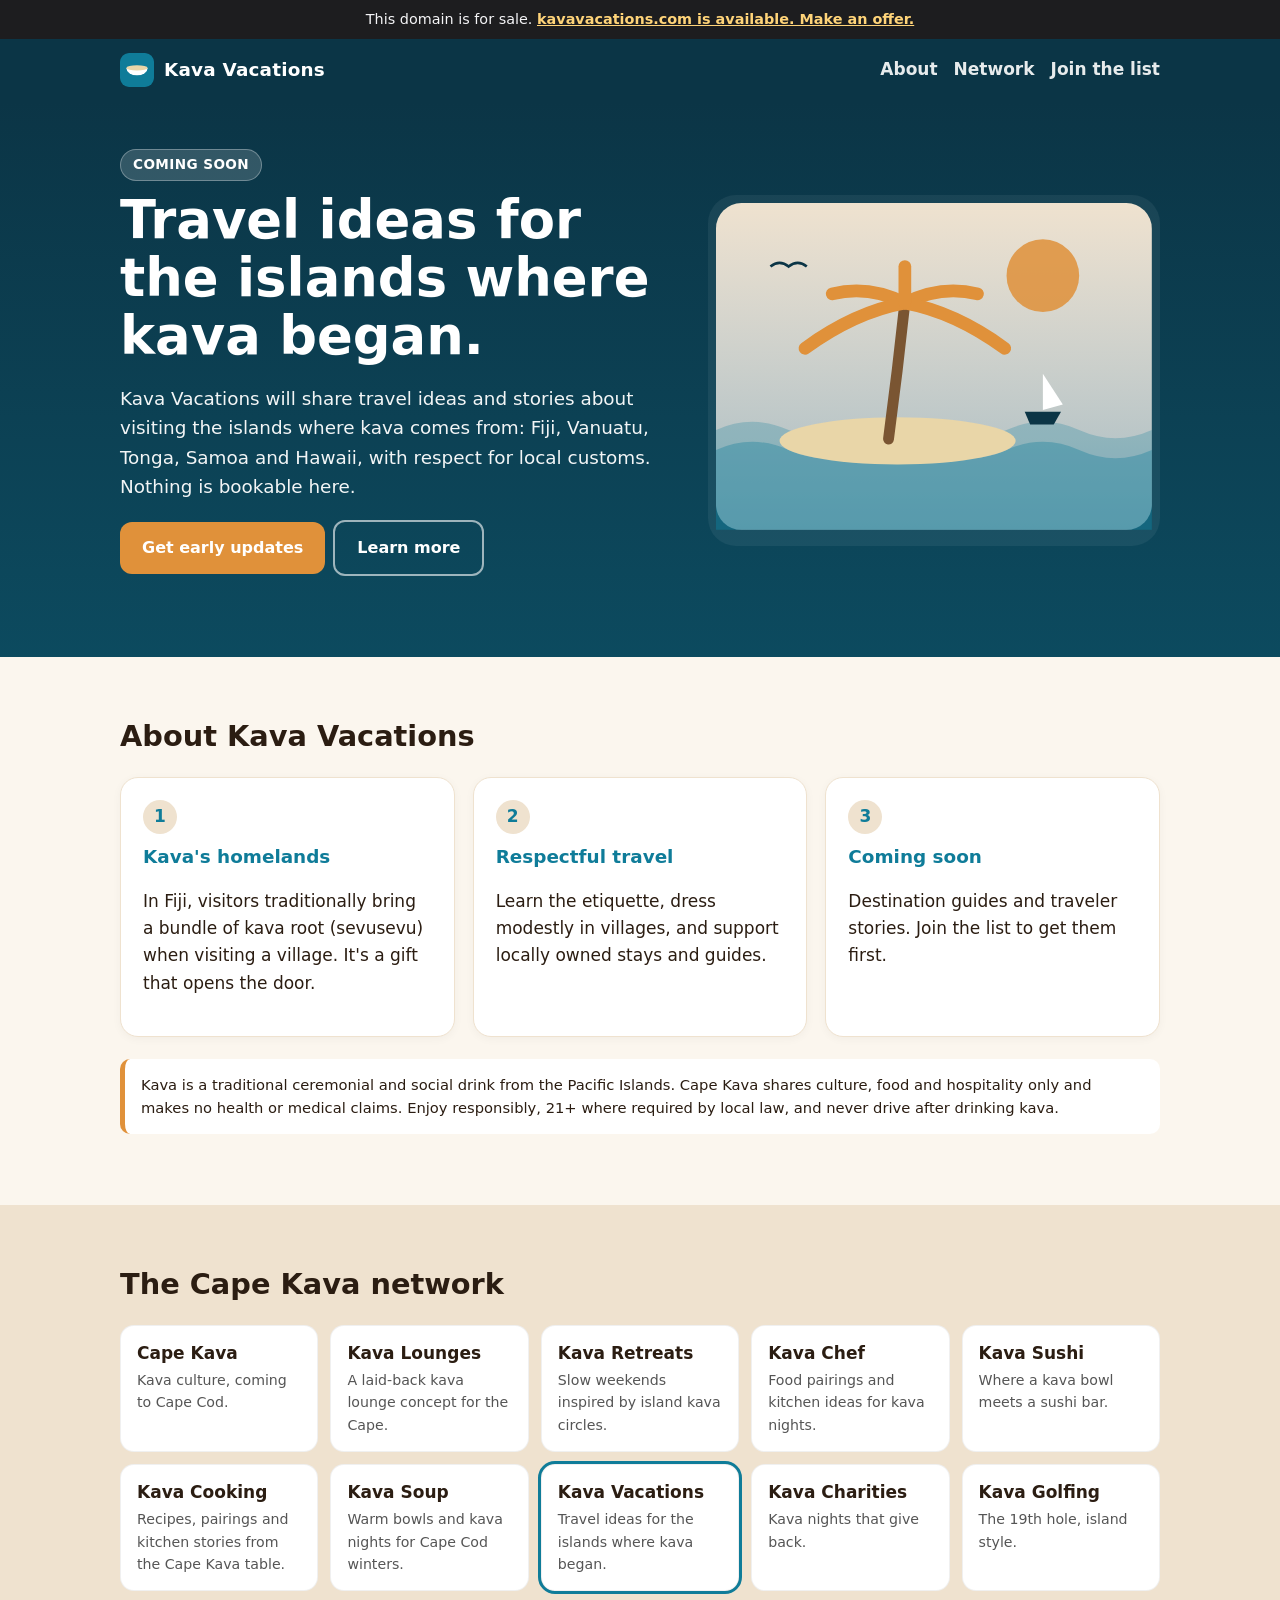
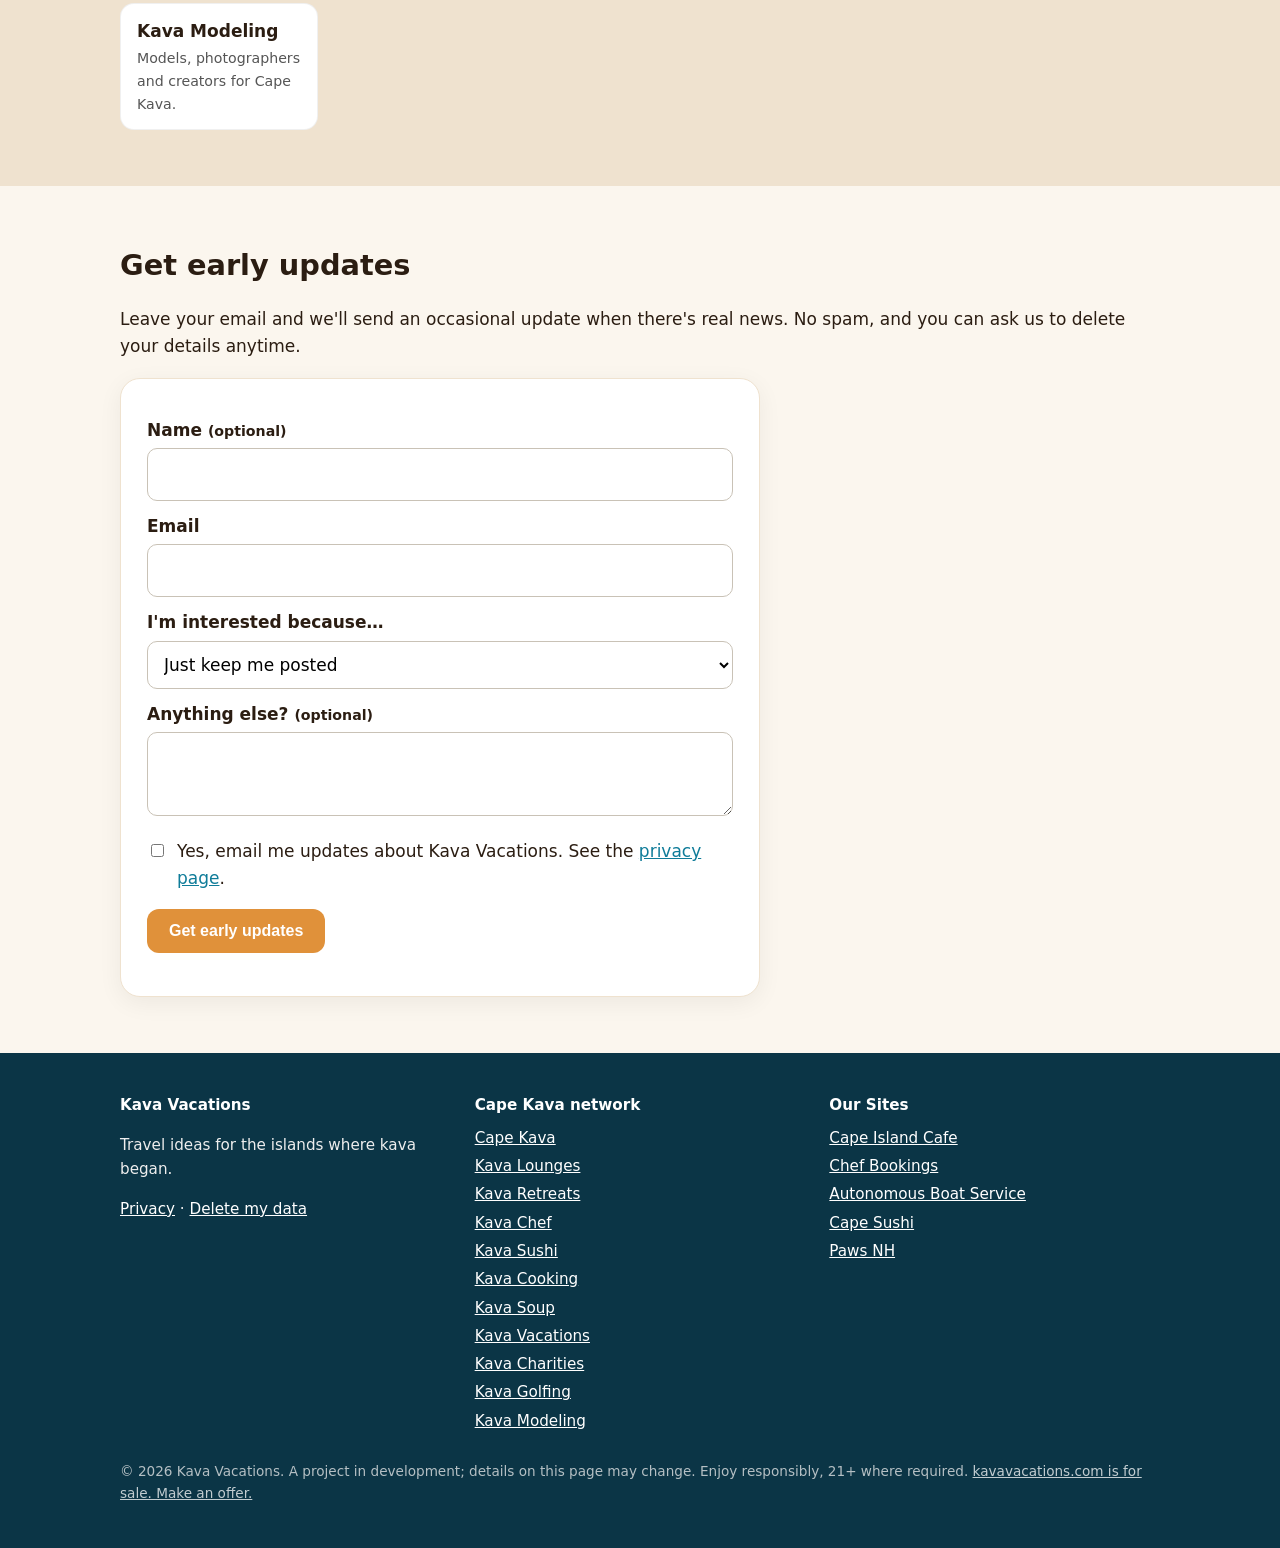
<file: index.html>
<!doctype html>
<html lang="en">
<head>
<meta charset="utf-8">
<meta name="viewport" content="width=device-width,initial-scale=1">
<title>Kava Vacations: Travel ideas for the islands where kava began.</title>
<meta name="description" content="Travel ideas for the islands where kava began. Kava Vacations will share travel ideas and stories about visiting the islands where kava comes from: Fiji, Vanuatu, Tonga, Samoa and Hawaii, with respect for local customs.">
<link rel="canonical" href="https://platinum00001.github.io/kavavacations.com/">
<meta name="theme-color" content="#0b3546">
<meta property="og:type" content="website">
<meta property="og:site_name" content="Kava Vacations">
<meta property="og:title" content="Kava Vacations: Travel ideas for the islands where kava began.">
<meta property="og:description" content="Travel ideas for the islands where kava began. Kava Vacations will share travel ideas and stories about visiting the islands where kava comes from: Fiji, Vanuatu, Tonga, Samoa and Hawaii, with respect for local customs.">
<meta property="og:url" content="https://platinum00001.github.io/kavavacations.com/">
<meta property="og:image" content="https://platinum00001.github.io/kavavacations.com/og.png">
<meta property="og:image:width" content="1200"><meta property="og:image:height" content="630">
<meta name="twitter:card" content="summary_large_image">
<meta name="twitter:title" content="Kava Vacations: Travel ideas for the islands where kava began.">
<meta name="twitter:description" content="Travel ideas for the islands where kava began. Kava Vacations will share travel ideas and stories about visiting the islands where kava comes from: Fiji, Vanuatu, Tonga, Samoa and Hawaii, with respect for local customs.">
<meta name="twitter:image" content="https://platinum00001.github.io/kavavacations.com/og.png">
<link rel="icon" href="favicon.svg" type="image/svg+xml">
<link rel="icon" href="favicon-32.png" sizes="32x32" type="image/png">
<link rel="apple-touch-icon" href="apple-touch-icon.png">
<link rel="manifest" href="site.webmanifest">
<link rel="stylesheet" href="css/style.css">
</head>
<body>
<div class="forsale" style="background:#1d1d1f;color:#f5f5f7;text-align:center;font-size:.9rem;padding:8px 12px">This domain is for sale. <a href="https://www.afternic.com/domain/kavavacations.com" target="_blank" rel="noopener" style="color:#ffd479;font-weight:600">kavavacations.com is available. Make an offer.</a></div>
<header class="top"><div class="wrap">
<a class="brand" href="./"><img src="favicon.svg" alt="" width="34" height="34">Kava Vacations</a>
<nav><a href="./#about" class="opt">About</a><a href="./#network" class="opt">Network</a><a href="./#join">Join the list</a></nav>
</div></header>
<main>
<section class="hero"><div class="wrap">
<div><span class="badge">Coming soon</span><h1>Travel ideas for the islands where kava began.</h1><p class="lead">Kava Vacations will share travel ideas and stories about visiting the islands where kava comes from: Fiji, Vanuatu, Tonga, Samoa and Hawaii, with respect for local customs. Nothing is bookable here.</p>
<p><a class="btn" href="#join">Get early updates</a><a class="btn ghost" href="#about">Learn more</a></p></div>
<div class="art"><svg viewBox="0 0 480 360" xmlns="http://www.w3.org/2000/svg" role="img" aria-hidden="true"><defs><linearGradient id="sky" x1="0" y1="0" x2="0" y2="1"><stop offset="0" stop-color="#efe2cf"/><stop offset="1" stop-color="#ffffff" stop-opacity="0.6"/></linearGradient></defs><rect width="480" height="360" rx="28" fill="url(#sky)"/><circle cx="360" cy="80" r="40" fill="#e0913a" opacity=".85"/><path d="M0 250 q40 -18 80 0 t80 0 t80 0 t80 0 t80 0 t80 0 v110 h-480z" fill="#0f7c99" opacity=".25"/><path d="M0 272 q40 -18 80 0 t80 0 t80 0 t80 0 t80 0 t80 0 v88 h-480z" fill="#0f7c99" opacity=".35"/><ellipse cx="200" cy="262" rx="130" ry="26" fill="#e9d6a8"/><path d="M190 260 q10 -75.0 18 -150" stroke="#7a5532" stroke-width="12" fill="none" stroke-linecap="round"/><path d="M208 110 q-40 -20 -80 -10" stroke="#e0913a" stroke-width="14" fill="none" stroke-linecap="round"/><path d="M208 110 q40 -20 80 -10" stroke="#e0913a" stroke-width="14" fill="none" stroke-linecap="round"/><path d="M208 110 q-55 10 -110 50" stroke="#e0913a" stroke-width="14" fill="none" stroke-linecap="round"/><path d="M208 110 q55 10 110 50" stroke="#e0913a" stroke-width="14" fill="none" stroke-linecap="round"/><path d="M208 110 q0 -35 0 -40" stroke="#e0913a" stroke-width="14" fill="none" stroke-linecap="round"/><path d="M340 230 l40 0 l-8 14 h-26z" fill="#0b3546"/><path d="M360 228 v-40 l22 34z" fill="#fff"/><path d="M60 70 q10 -8 20 0 q10 -8 20 0" stroke="#0b3546" stroke-width="3" fill="none"/></svg></div>
</div></section>
<section id="about"><div class="wrap"><h2>About Kava Vacations</h2><div class="cards"><div class="card"><span class="n">1</span><h3>Kava&#x27;s homelands</h3><p>In Fiji, visitors traditionally bring a bundle of kava root (sevusevu) when visiting a village. It&#x27;s a gift that opens the door.</p></div><div class="card"><span class="n">2</span><h3>Respectful travel</h3><p>Learn the etiquette, dress modestly in villages, and support locally owned stays and guides.</p></div><div class="card"><span class="n">3</span><h3>Coming soon</h3><p>Destination guides and traveler stories. Join the list to get them first.</p></div></div><p class="note">Kava is a traditional ceremonial and social drink from the Pacific Islands. Cape Kava shares culture, food and hospitality only and makes no health or medical claims. Enjoy responsibly, 21+ where required by local law, and never drive after drinking kava.</p></div></section>
<section class="band" id="network"><div class="wrap"><h2>The Cape Kava network</h2><div class="net"><a href="https://platinum00001.github.io/kapekava.com/">Cape Kava<small>Kava culture, coming to Cape Cod.</small></a><a href="https://platinum00001.github.io/kavalounges.com/">Kava Lounges<small>A laid-back kava lounge concept for the Cape.</small></a><a href="https://platinum00001.github.io/kavaretreats.com/">Kava Retreats<small>Slow weekends inspired by island kava circles.</small></a><a href="https://platinum00001.github.io/kavachef.com/">Kava Chef<small>Food pairings and kitchen ideas for kava nights.</small></a><a href="https://platinum00001.github.io/kavasushi.com/">Kava Sushi<small>Where a kava bowl meets a sushi bar.</small></a><a href="https://platinum00001.github.io/kavacooking.com/">Kava Cooking<small>Recipes, pairings and kitchen stories from the Cape Kava table.</small></a><a href="https://platinum00001.github.io/kavasoup.com/">Kava Soup<small>Warm bowls and kava nights for Cape Cod winters.</small></a><a href="https://platinum00001.github.io/kavavacations.com/" class="here" aria-current="page">Kava Vacations<small>Travel ideas for the islands where kava began.</small></a><a href="https://platinum00001.github.io/kavacharities.com/">Kava Charities<small>Kava nights that give back.</small></a><a href="https://platinum00001.github.io/kavagolfing.com/">Kava Golfing<small>The 19th hole, island style.</small></a><a href="https://platinum00001.github.io/kavamodeling.com/">Kava Modeling<small>Models, photographers and creators for Cape Kava.</small></a></div></div></section>
<section id="join"><div class="wrap"><h2>Get early updates</h2>
<p>Leave your email and we'll send an occasional update when there's real news. No spam, and you can ask us to delete your details anytime.</p>
<form class="signup" id="signup" novalidate>
<label for="f-name">Name <small>(optional)</small></label><input id="f-name" name="name" type="text" maxlength="120" autocomplete="name">
<label for="f-email">Email</label><input id="f-email" name="email" type="email" maxlength="200" required autocomplete="email">
<label for="f-interest">I'm interested because…</label><select id="f-interest" name="interest"><option>Just keep me posted</option><option>Send me destination guides</option><option>I&#x27;d join a group trip someday</option><option>I&#x27;ve traveled there and want to share</option></select>
<label for="f-note">Anything else? <small>(optional)</small></label><textarea id="f-note" name="note" maxlength="600"></textarea>
<div class="hp" aria-hidden="true"><label for="f-web">Website</label><input id="f-web" name="website_url" type="text" tabindex="-1" autocomplete="off"></div>
<label class="check"><input type="checkbox" name="consent" required> <span>Yes, email me updates about Kava Vacations. See the <a href="privacy.html">privacy page</a>.</span></label>
<p><button class="btn" type="submit">Get early updates</button></p>
<div class="msg" id="signup-msg" role="status" aria-live="polite"></div>
</form></div></section>
</main>
<footer><div class="wrap">
<div class="cols">
<div><h4>Kava Vacations</h4><p>Travel ideas for the islands where kava began.</p><p><a href="privacy.html">Privacy</a> · <a href="privacy.html#data-deletion">Delete my data</a></p></div>
<div><h4>Cape Kava network</h4><ul><li><a href="https://platinum00001.github.io/kapekava.com/">Cape Kava</a></li><li><a href="https://platinum00001.github.io/kavalounges.com/">Kava Lounges</a></li><li><a href="https://platinum00001.github.io/kavaretreats.com/">Kava Retreats</a></li><li><a href="https://platinum00001.github.io/kavachef.com/">Kava Chef</a></li><li><a href="https://platinum00001.github.io/kavasushi.com/">Kava Sushi</a></li><li><a href="https://platinum00001.github.io/kavacooking.com/">Kava Cooking</a></li><li><a href="https://platinum00001.github.io/kavasoup.com/">Kava Soup</a></li><li><a href="https://platinum00001.github.io/kavavacations.com/">Kava Vacations</a></li><li><a href="https://platinum00001.github.io/kavacharities.com/">Kava Charities</a></li><li><a href="https://platinum00001.github.io/kavagolfing.com/">Kava Golfing</a></li><li><a href="https://platinum00001.github.io/kavamodeling.com/">Kava Modeling</a></li></ul></div><div><h4>Our Sites</h4><ul><li><a href="https://capeislandcafe.com/">Cape Island Cafe</a></li><li><a href="https://chefbookings.org/">Chef Bookings</a></li><li><a href="https://platinum00001.github.io/autonomousboatservice.com/">Autonomous Boat Service</a></li><li><a href="https://platinum00001.github.io/capesushi.com/">Cape Sushi</a></li><li><a href="https://platinum00001.github.io/pawsnh.com/">Paws NH</a></li></ul></div>
</div>
<p class="fine">© 2026 Kava Vacations. A project in development; details on this page may change. Enjoy responsibly, 21+ where required. <a href="https://www.afternic.com/domain/kavavacations.com" target="_blank" rel="noopener">kavavacations.com is for sale. Make an offer.</a></p>
</div></footer>
<script type="application/ld+json">{"@context": "https://schema.org", "@type": "WebSite", "name": "Kava Vacations", "url": "https://platinum00001.github.io/kavavacations.com/", "description": "Travel ideas for the islands where kava began."}</script>
<script src="config.js"></script><script src="js/form.js"></script>
</body></html>
</file>
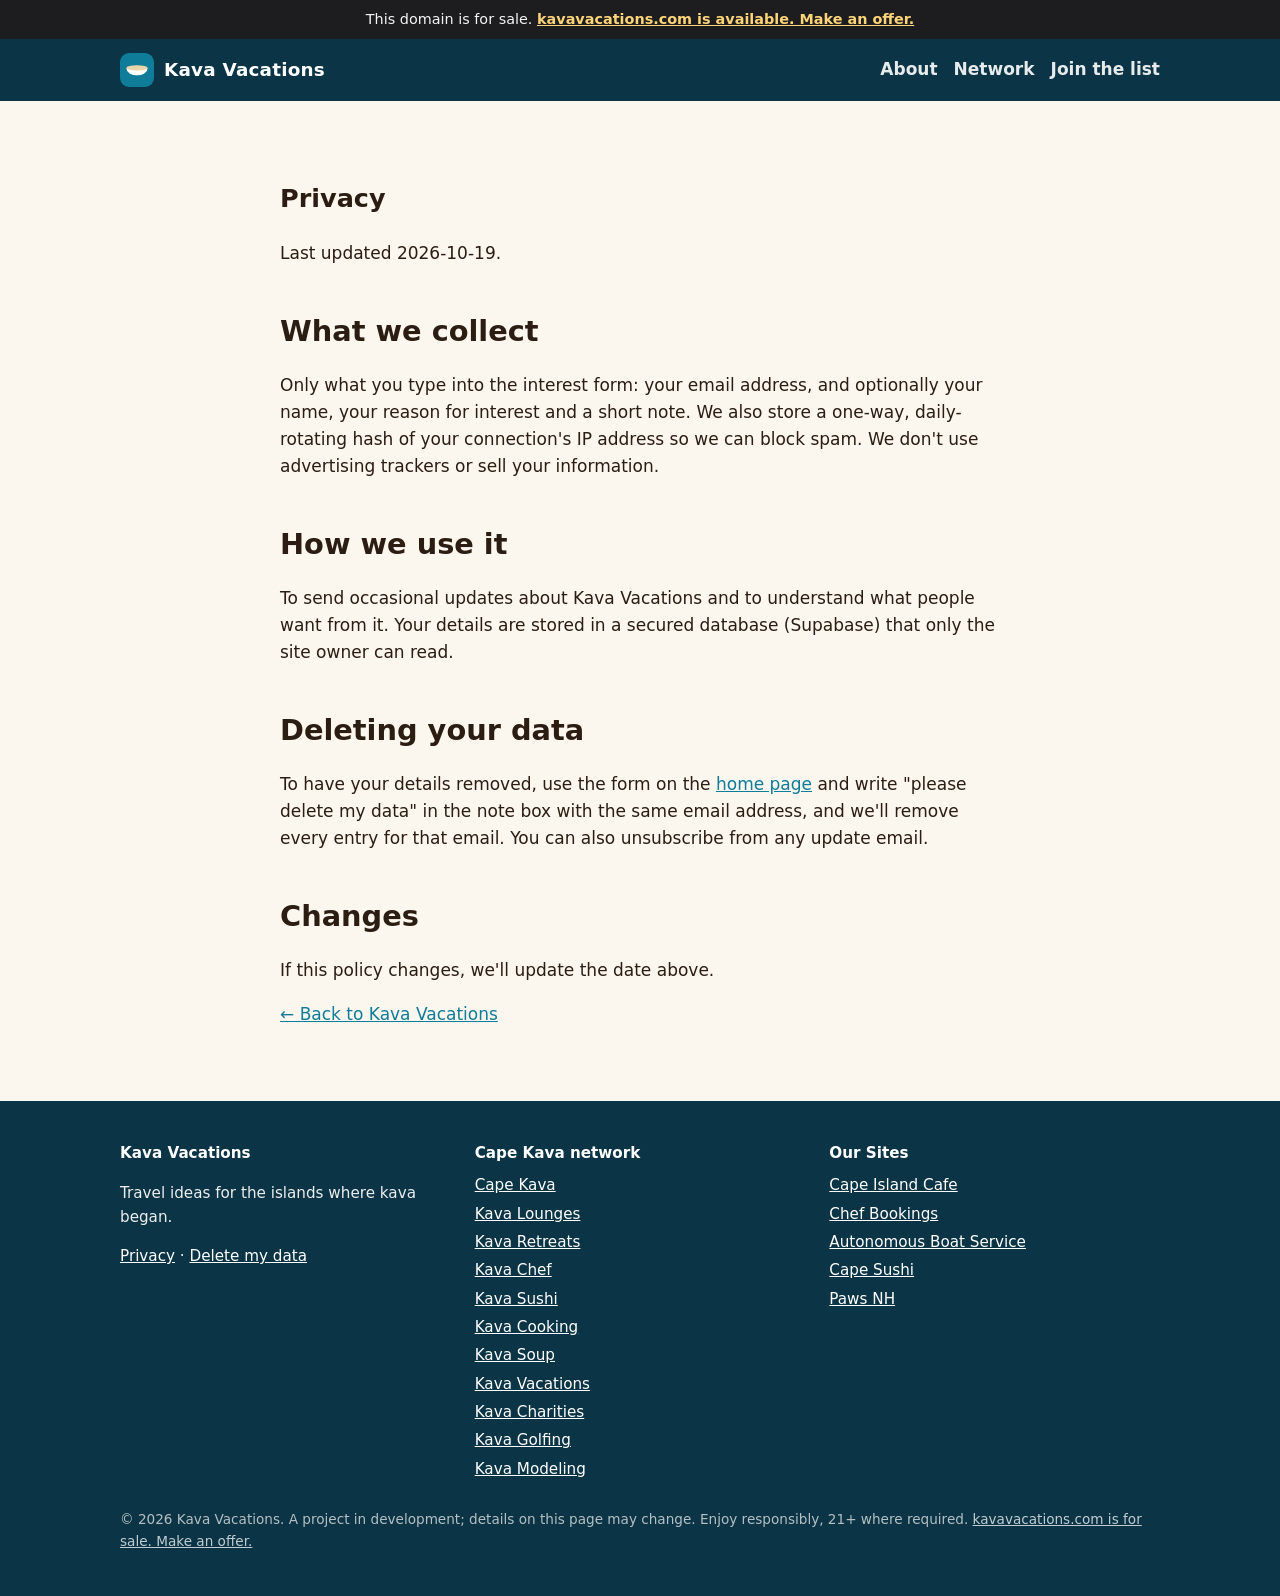
<file: privacy.html>
<!doctype html>
<html lang="en">
<head>
<meta charset="utf-8">
<meta name="viewport" content="width=device-width,initial-scale=1">
<title>Privacy | Kava Vacations</title>
<meta name="description" content="How Kava Vacations handles the details you share on this site.">
<link rel="canonical" href="https://platinum00001.github.io/kavavacations.com/privacy.html">
<meta name="theme-color" content="#0b3546">
<meta property="og:type" content="website">
<meta property="og:site_name" content="Kava Vacations">
<meta property="og:title" content="Privacy | Kava Vacations">
<meta property="og:description" content="How Kava Vacations handles the details you share on this site.">
<meta property="og:url" content="https://platinum00001.github.io/kavavacations.com/privacy.html">
<meta property="og:image" content="https://platinum00001.github.io/kavavacations.com/og.png">
<meta property="og:image:width" content="1200"><meta property="og:image:height" content="630">
<meta name="twitter:card" content="summary_large_image">
<meta name="twitter:title" content="Privacy | Kava Vacations">
<meta name="twitter:description" content="How Kava Vacations handles the details you share on this site.">
<meta name="twitter:image" content="https://platinum00001.github.io/kavavacations.com/og.png">
<link rel="icon" href="favicon.svg" type="image/svg+xml">
<link rel="icon" href="favicon-32.png" sizes="32x32" type="image/png">
<link rel="apple-touch-icon" href="apple-touch-icon.png">
<link rel="manifest" href="site.webmanifest">
<link rel="stylesheet" href="css/style.css">
</head>
<body>
<div class="forsale" style="background:#1d1d1f;color:#f5f5f7;text-align:center;font-size:.9rem;padding:8px 12px">This domain is for sale. <a href="https://www.afternic.com/domain/kavavacations.com" target="_blank" rel="noopener" style="color:#ffd479;font-weight:600">kavavacations.com is available. Make an offer.</a></div>
<header class="top"><div class="wrap">
<a class="brand" href="./"><img src="favicon.svg" alt="" width="34" height="34">Kava Vacations</a>
<nav><a href="./#about" class="opt">About</a><a href="./#network" class="opt">Network</a><a href="./#join">Join the list</a></nav>
</div></header>
<main><section><div class="wrap prose">
<h1>Privacy</h1><p>Last updated 2026-10-19.</p>
<h2>What we collect</h2><p>Only what you type into the interest form: your email address, and optionally your name, your reason for interest and a short note. We also store a one-way, daily-rotating hash of your connection's IP address so we can block spam. We don't use advertising trackers or sell your information.</p>
<h2>How we use it</h2><p>To send occasional updates about Kava Vacations and to understand what people want from it. Your details are stored in a secured database (Supabase) that only the site owner can read.</p>
<h2 id="data-deletion">Deleting your data</h2><p>To have your details removed, use the form on the <a href="./#join">home page</a> and write "please delete my data" in the note box with the same email address, and we'll remove every entry for that email. You can also unsubscribe from any update email.</p>
<h2>Changes</h2><p>If this policy changes, we'll update the date above.</p>
<p><a href="./">← Back to Kava Vacations</a></p>
</div></section></main>
<footer><div class="wrap">
<div class="cols">
<div><h4>Kava Vacations</h4><p>Travel ideas for the islands where kava began.</p><p><a href="privacy.html">Privacy</a> · <a href="privacy.html#data-deletion">Delete my data</a></p></div>
<div><h4>Cape Kava network</h4><ul><li><a href="https://platinum00001.github.io/kapekava.com/">Cape Kava</a></li><li><a href="https://platinum00001.github.io/kavalounges.com/">Kava Lounges</a></li><li><a href="https://platinum00001.github.io/kavaretreats.com/">Kava Retreats</a></li><li><a href="https://platinum00001.github.io/kavachef.com/">Kava Chef</a></li><li><a href="https://platinum00001.github.io/kavasushi.com/">Kava Sushi</a></li><li><a href="https://platinum00001.github.io/kavacooking.com/">Kava Cooking</a></li><li><a href="https://platinum00001.github.io/kavasoup.com/">Kava Soup</a></li><li><a href="https://platinum00001.github.io/kavavacations.com/">Kava Vacations</a></li><li><a href="https://platinum00001.github.io/kavacharities.com/">Kava Charities</a></li><li><a href="https://platinum00001.github.io/kavagolfing.com/">Kava Golfing</a></li><li><a href="https://platinum00001.github.io/kavamodeling.com/">Kava Modeling</a></li></ul></div><div><h4>Our Sites</h4><ul><li><a href="https://capeislandcafe.com/">Cape Island Cafe</a></li><li><a href="https://chefbookings.org/">Chef Bookings</a></li><li><a href="https://platinum00001.github.io/autonomousboatservice.com/">Autonomous Boat Service</a></li><li><a href="https://platinum00001.github.io/capesushi.com/">Cape Sushi</a></li><li><a href="https://platinum00001.github.io/pawsnh.com/">Paws NH</a></li></ul></div>
</div>
<p class="fine">© 2026 Kava Vacations. A project in development; details on this page may change. Enjoy responsibly, 21+ where required. <a href="https://www.afternic.com/domain/kavavacations.com" target="_blank" rel="noopener">kavavacations.com is for sale. Make an offer.</a></p>
</div></footer>
</body></html>
</file>
<file: css/style.css>
:root{--bg:#fbf6ee;--ink:#2b1d12;--accent:#0f7c99;--accent2:#e0913a;--soft:#efe2cf;--hero:#0b3546}
*{box-sizing:border-box}html{scroll-behavior:smooth}
body{margin:0;font:17px/1.6 system-ui,-apple-system,"Segoe UI",Roboto,Helvetica,Arial,sans-serif;color:var(--ink);background:var(--bg)}
a{color:var(--accent)}img,svg{max-width:100%;height:auto}
.wrap{max-width:1080px;margin:0 auto;padding:0 20px}
header.top{background:var(--hero);color:#fff}
header.top .wrap{display:flex;align-items:center;justify-content:space-between;gap:12px;padding-top:14px;padding-bottom:14px}
.brand{display:flex;align-items:center;gap:10px;color:#fff;text-decoration:none;font-weight:800;font-size:1.15rem;letter-spacing:.2px}
.brand img{width:34px;height:34px;border-radius:9px}
header.top nav a{color:#fff;opacity:.9;margin-left:16px;text-decoration:none;font-weight:600}
header.top nav a:hover{opacity:1;text-decoration:underline}
.hero{background:linear-gradient(180deg,var(--hero),color-mix(in srgb,var(--hero) 70%,var(--accent)));color:#fff;padding:48px 0 64px}
.hero .wrap{display:grid;grid-template-columns:1.1fr .9fr;gap:36px;align-items:center}
.hero h1{font-size:clamp(2rem,4.6vw,3.3rem);line-height:1.1;margin:.2em 0 .3em}
.hero p.lead{font-size:1.15rem;opacity:.95;max-width:38em}
.badge{display:inline-block;background:rgba(255,255,255,.16);border:1px solid rgba(255,255,255,.3);padding:4px 12px;border-radius:99px;font-size:.85rem;font-weight:700;letter-spacing:.4px;text-transform:uppercase}
.btn{display:inline-block;background:var(--accent2);color:#fff;font-weight:700;padding:13px 22px;border-radius:12px;text-decoration:none;border:0;cursor:pointer;font-size:1rem}
.btn:hover{filter:brightness(1.08)}
.btn.ghost{background:transparent;border:2px solid rgba(255,255,255,.6);margin-left:8px}
.art{background:rgba(255,255,255,.06);border-radius:28px;padding:8px}
section{padding:56px 0}
section h2{font-size:1.8rem;margin:0 0 18px}
.cards{display:grid;grid-template-columns:repeat(auto-fit,minmax(230px,1fr));gap:18px}
.card{background:#fff;border:1px solid var(--soft);border-radius:18px;padding:22px;box-shadow:0 2px 10px rgba(0,0,0,.04)}
.card h3{margin:.1em 0 .4em;font-size:1.15rem;color:var(--accent)}
.card .n{display:inline-grid;place-items:center;width:34px;height:34px;border-radius:50%;background:var(--soft);color:var(--accent);font-weight:800;margin-bottom:6px}
.band{background:var(--soft)}
.net{display:grid;grid-template-columns:repeat(auto-fit,minmax(180px,1fr));gap:12px}
.net a{display:block;background:#fff;border-radius:14px;padding:14px 16px;text-decoration:none;color:var(--ink);border:1px solid rgba(0,0,0,.06);font-weight:700}
.net a small{display:block;font-weight:400;color:#555;margin-top:2px}
.net a.here{outline:3px solid var(--accent);pointer-events:none}
form.signup{background:#fff;border-radius:20px;padding:26px;border:1px solid var(--soft);max-width:640px;box-shadow:0 6px 24px rgba(0,0,0,.06)}
form.signup label{display:block;font-weight:700;margin:12px 0 4px}
form.signup input[type=text],form.signup input[type=email],form.signup select,form.signup textarea{width:100%;padding:12px;border:1px solid #c9c2b6;border-radius:10px;font:inherit;background:#fff}
form.signup textarea{min-height:84px}
form.signup .check{display:flex;gap:10px;align-items:flex-start;font-weight:400;margin-top:14px}
form.signup .check input{margin-top:6px}
.hp{position:absolute!important;left:-9999px!important;width:1px;height:1px;overflow:hidden}
.msg{margin-top:14px;padding:12px 14px;border-radius:10px;display:none}
.msg.ok{display:block;background:#e6f4ea;color:#1e5b2f}.msg.err{display:block;background:#fdecea;color:#8a1c12}
.note{font-size:.92rem;background:#fff;border-left:5px solid var(--accent2);padding:14px 16px;border-radius:10px;margin-top:22px}
footer{background:var(--hero);color:#eee;padding:40px 0 30px;font-size:.95rem}
footer a{color:#fff}
footer .cols{display:grid;grid-template-columns:repeat(auto-fit,minmax(220px,1fr));gap:24px}
footer h4{margin:0 0 8px;color:#fff}
footer ul{list-style:none;padding:0;margin:0}footer li{margin:4px 0}
footer .fine{opacity:.75;margin-top:24px;font-size:.85rem}
.prose{max-width:760px}.prose h2{margin-top:1.4em}
@media (max-width:820px){.hero .wrap{grid-template-columns:1fr}.art{max-width:420px}header.top nav a{margin-left:10px;font-size:.92rem}}
@media (max-width:480px){header.top nav .opt{display:none}.btn.ghost{margin:10px 0 0}}
</file>
